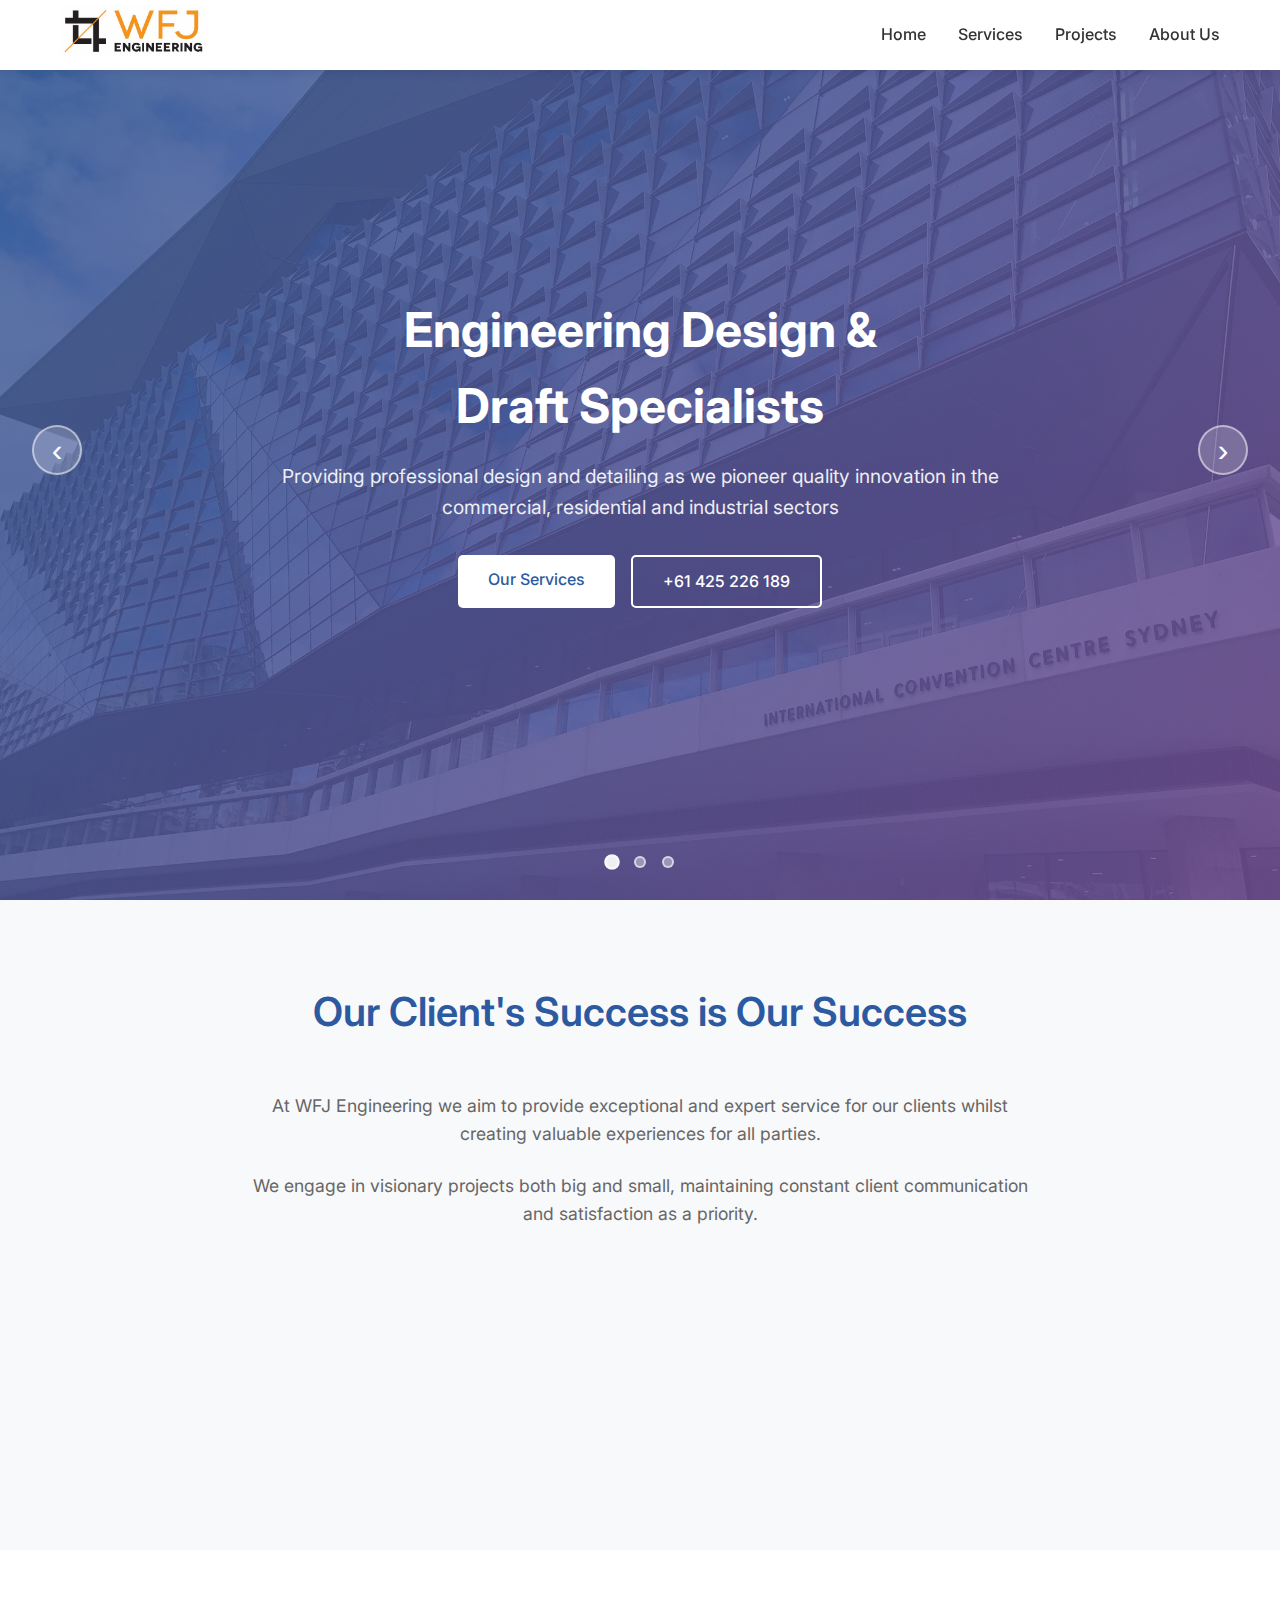
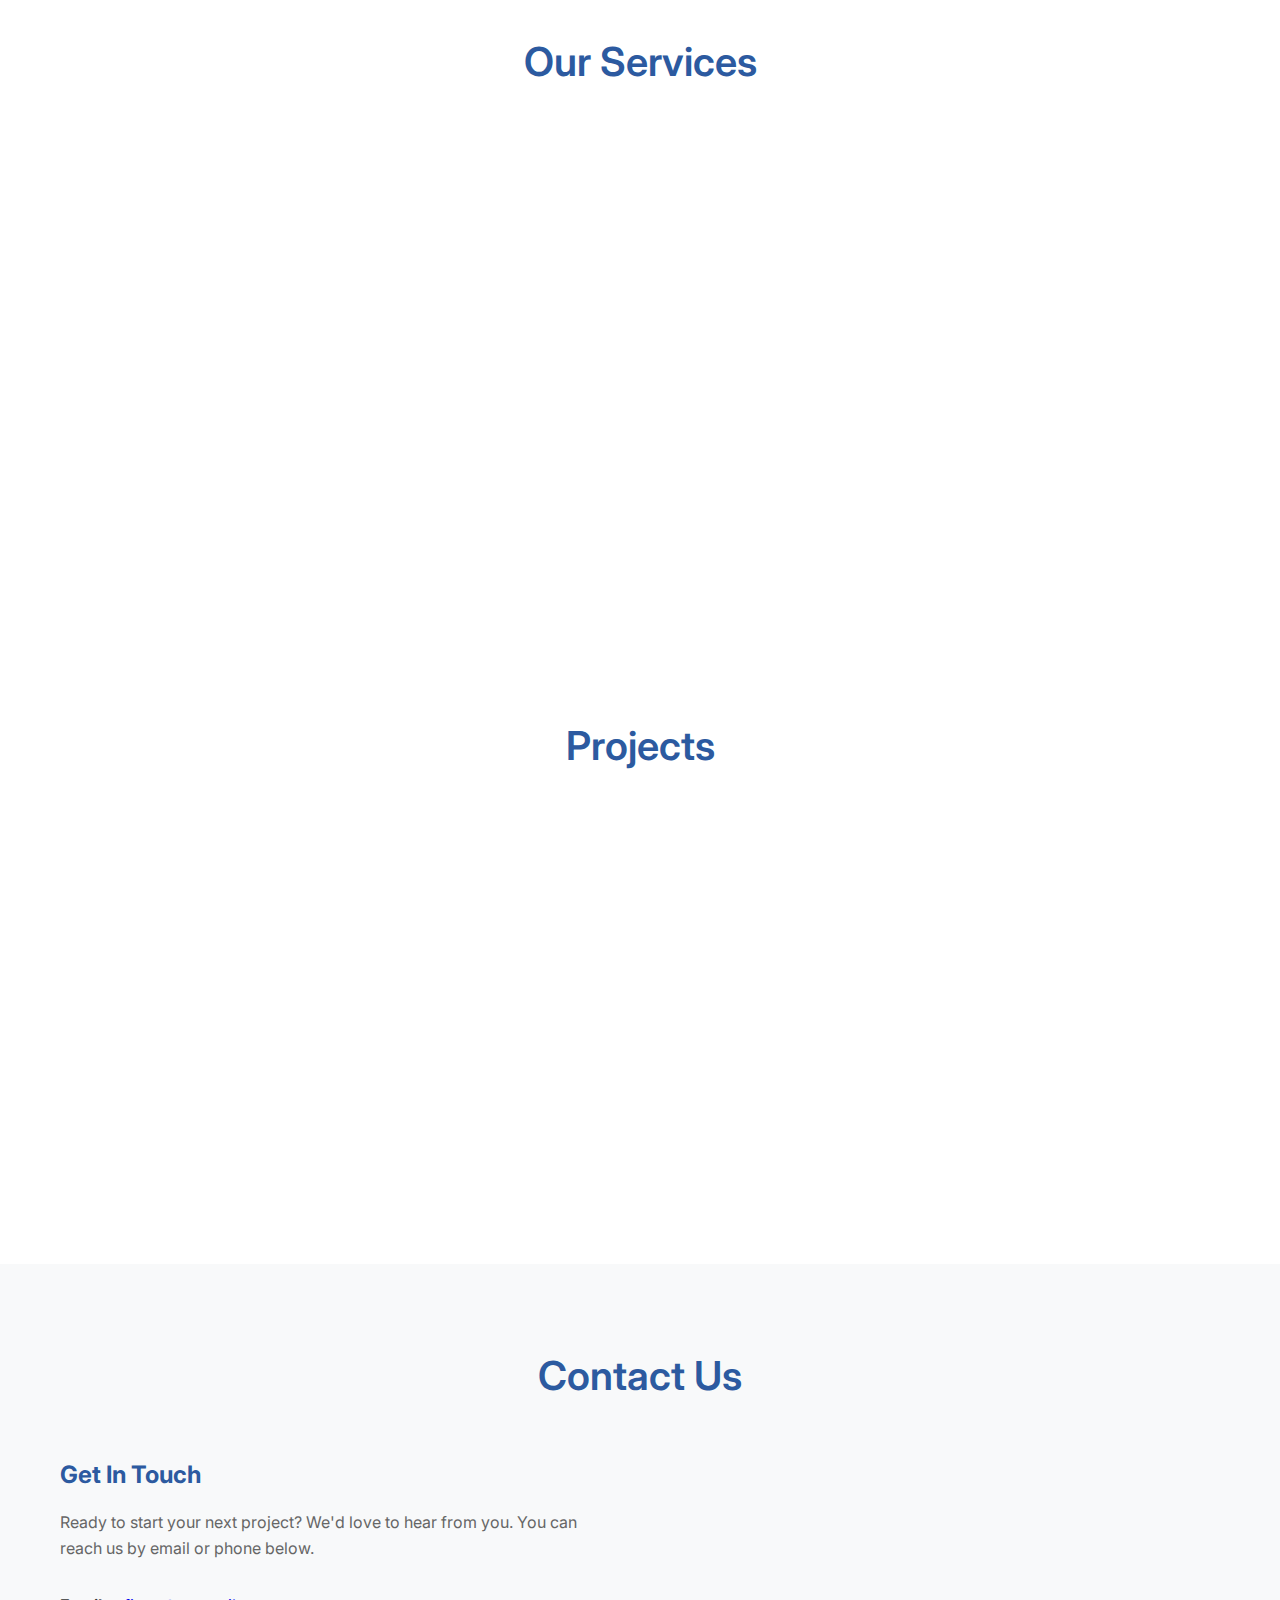
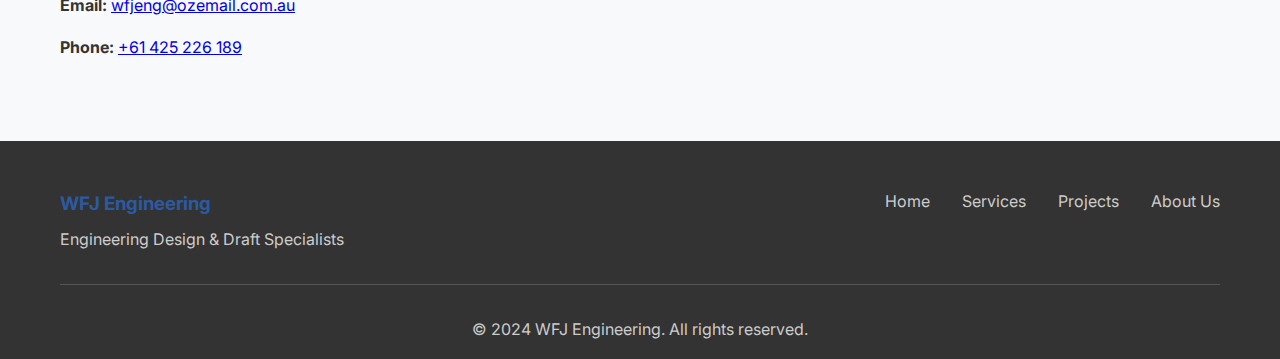
<file: index.html>
<!DOCTYPE html>
<html lang="en">
<head>
    <meta charset="UTF-8">
    <meta name="viewport" content="width=device-width, initial-scale=1.0">
    <meta name="description" content="WFJ Engineering - Engineering Design & Draft Specialists">
    <title>WFJ Engineering - Design & Drafting Services</title>
    <link rel="stylesheet" href="src/styles.css">
    <link href="https://fonts.googleapis.com/css2?family=Inter:wght@300;400;500;600;700&display=swap" rel="stylesheet">
</head>
<body>
    <!-- Header -->
    <header class="header">
        <nav class="nav">
            <div class="nav-container">
                <div class="nav-brand">
                    <img src="images/logo.jpg" alt="WFJ Engineering" style="height: 50px; width: auto;">
                </div>
                <ul class="nav-menu">
                    <li class="nav-item">
                        <a href="index.html" class="nav-link">Home</a>
                    </li>
                    <li class="nav-item">
                        <a href="services.html" class="nav-link">Services</a>
                    </li>
                    <li class="nav-item">
                        <a href="projects.html" class="nav-link">Projects</a>
                    </li>
                    <li class="nav-item">
                        <a href="about.html" class="nav-link">About Us</a>
                    </li>
                </ul>
                <div class="nav-toggle">
                    <span class="bar"></span>
                    <span class="bar"></span>
                    <span class="bar"></span>
                </div>
            </div>
        </nav>
    </header>

    <!-- Main Content -->
    <main>
        <!-- Hero Section -->
        <section id="home" class="hero">
            <div class="hero-slideshow">
                <!-- Slide 1 -->
                <div class="hero-slide active">
                    <div class="hero-bg">
                        <img src="images/convention.jpg" alt="Engineering Design" class="hero-bg-image">
                    </div>
                    <div class="hero-content">
                        <h1 class="hero-title">Engineering Design &<br>Draft Specialists</h1>
                        <p class="hero-description">Providing professional design and detailing as we pioneer quality innovation in the commercial, residential and industrial sectors</p>
                        <div class="hero-buttons">
                            <a href="services.html" class="btn btn-primary">Our Services</a>
                            <a href="tel:+61425226189" class="btn btn-secondary">+61 425 226 189</a>
                        </div>
                    </div>
                </div>
                
                <!-- Slide 2 -->
                <div class="hero-slide">
                    <div class="hero-bg">
                        <img src="images/steel.jpg" alt="Steel Structure Engineering" class="hero-bg-image">
                    </div>
                    <div class="hero-content">
                        <h1 class="hero-title">Structural Steel<br>Design Excellence</h1>
                        <p class="hero-description">Expert structural engineering and design services for commercial, residential and industrial steel structures</p>
                        <div class="hero-buttons">
                            <a href="services.html" class="btn btn-primary">Our Services</a>
                            <a href="tel:+61425226189" class="btn btn-secondary">+61 425 226 189</a>
                        </div>
                    </div>
                </div>
                
                <!-- Slide 3 -->
                <div class="hero-slide">
                    <div class="hero-bg">
                        <img src="images/meeting.jpg" alt="Engineering Consultation" class="hero-bg-image">
                    </div>
                    <div class="hero-content">
                        <h1 class="hero-title">Professional<br>Engineering Solutions</h1>
                        <p class="hero-description">Collaborative approach to deliver innovative engineering solutions tailored to your project needs</p>
                        <div class="hero-buttons">
                            <a href="services.html" class="btn btn-primary">Our Services</a>
                            <a href="tel:+61425226189" class="btn btn-secondary">+61 425 226 189</a>
                        </div>
                    </div>
                </div>
            </div>
            
            <!-- Navigation Arrows -->
            <button class="hero-arrow hero-arrow-left" aria-label="Previous slide">
                <span>&#8249;</span>
            </button>
            <button class="hero-arrow hero-arrow-right" aria-label="Next slide">
                <span>&#8250;</span>
            </button>
            
            <!-- Navigation Dots -->
            <div class="hero-dots">
                <button class="hero-dot active" aria-label="Go to slide 1"></button>
                <button class="hero-dot" aria-label="Go to slide 2"></button>
                <button class="hero-dot" aria-label="Go to slide 3"></button>
            </div>
        </section>

        <!-- About Section -->
        <section id="about" class="about">
            <div class="container">
                <h2 class="section-title">Our Client's Success is Our Success</h2>
                <div class="about-content">
                    <div class="about-text">
                        <p>At WFJ Engineering we aim to provide exceptional and expert service for our clients whilst creating valuable experiences for all parties.</p>
                        <p>We engage in visionary projects both big and small, maintaining constant client communication and satisfaction as a priority.</p>
                        <div class="about-features">
                            <div class="feature">
                                <h3>Client Focused</h3>
                                <p>Constant client communication and satisfaction as a priority.</p>
                            </div>
                            <div class="feature">
                                <h3>Professional</h3>
                                <p>We pride ourselves on professionalism and excellence every day.</p>
                            </div>
                        </div>
                    </div>
                </div>
            </div>
        </section>

        <!-- Services Section -->
        <section id="services" class="services">
            <div class="container">
                <h2 class="section-title">Our Services</h2>
                <div class="services-grid">
                    <div class="service-card">
                        <h3>Commercial Design</h3>
                        <p>Professional engineering design solutions for commercial projects of all scales.</p>
                    </div>
                    <div class="service-card">
                        <h3>Residential Projects</h3>
                        <p>Innovative design and drafting services for residential developments and custom homes.</p>
                    </div>
                    <div class="service-card">
                        <h3>Industrial Solutions</h3>
                        <p>Specialized engineering design for industrial facilities and infrastructure projects.</p>
                    </div>
                    <div class="service-card">
                        <h3>Draft & Detailing</h3>
                        <p>Comprehensive drafting and technical detailing services for construction projects.</p>
                    </div>
                </div>
            </div>
        </section>

        <!-- Projects Section -->
        <section id="projects" class="projects">
            <div class="container">
                <h2 class="section-title">Projects</h2>
                <div class="projects-content">
                    <div class="project-image">
                        <img src="images/steel.jpg" alt="Steel Structure Project" class="project-img">
                    </div>
                    <div class="project-info">
                        <h3>Engaging in Visionary Projects</h3>
                        <p>Big and Small</p>
                        <p>We take on projects of all sizes, from small residential modifications to large commercial and industrial developments. Our expertise spans across multiple sectors, ensuring quality innovation in every project we undertake.</p>
                    </div>
                </div>
            </div>
        </section>

        <!-- Contact Section -->
        <section id="contact" class="contact">
            <div class="container">
                <h2 class="section-title">Contact Us</h2>
                <div class="contact-content">
                        <div class="contact-info">
                            <h3>Get In Touch</h3>
                            <p>Ready to start your next project? We'd love to hear from you. You can reach us by email or phone below.</p>
                            <div class="contact-details">
                                <div class="contact-item">
                                    <strong>Email:</strong> <a href="mailto:wfjeng@ozemail.com.au">wfjeng@ozemail.com.au</a>
                                </div>
                                <div class="contact-item">
                                    <strong>Phone:</strong> <a href="tel:+61425226189">+61 425 226 189</a>
                                </div>
                            </div>
                        </div>
                </div>
            </div>
        </section>
    </main>

    <!-- Footer -->
    <footer class="footer">
        <div class="container">
            <div class="footer-content">
                <div class="footer-brand">
                    <h3>WFJ Engineering</h3>
                    <p>Engineering Design & Draft Specialists</p>
                </div>
                <div class="footer-links">
                    <a href="index.html">Home</a>
                    <a href="services.html">Services</a>
                    <a href="projects.html">Projects</a>
                    <a href="about.html">About Us</a>
                </div>
            </div>
            <div class="footer-bottom">
                <p>&copy; 2024 WFJ Engineering. All rights reserved.</p>
            </div>
        </div>
    </footer>

    <script src="src/script.js"></script>
</body>
</html>
</file>
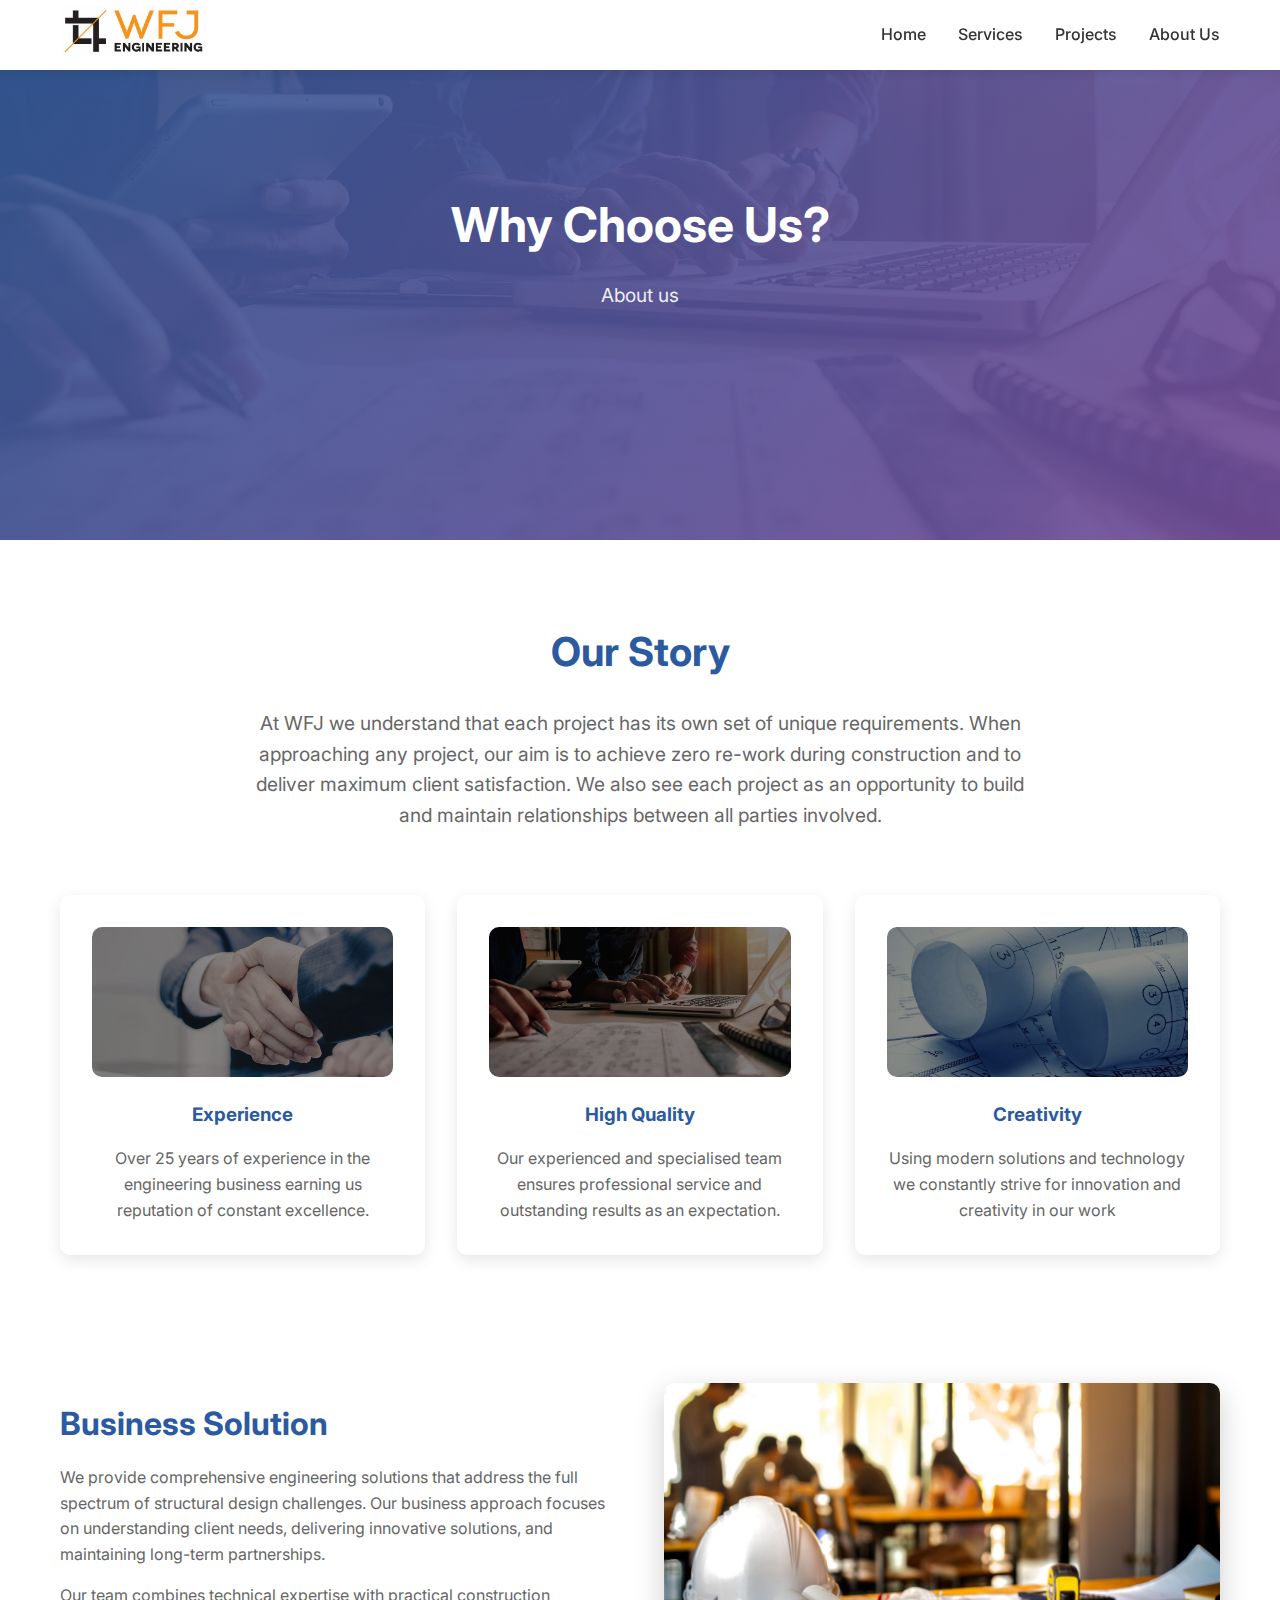
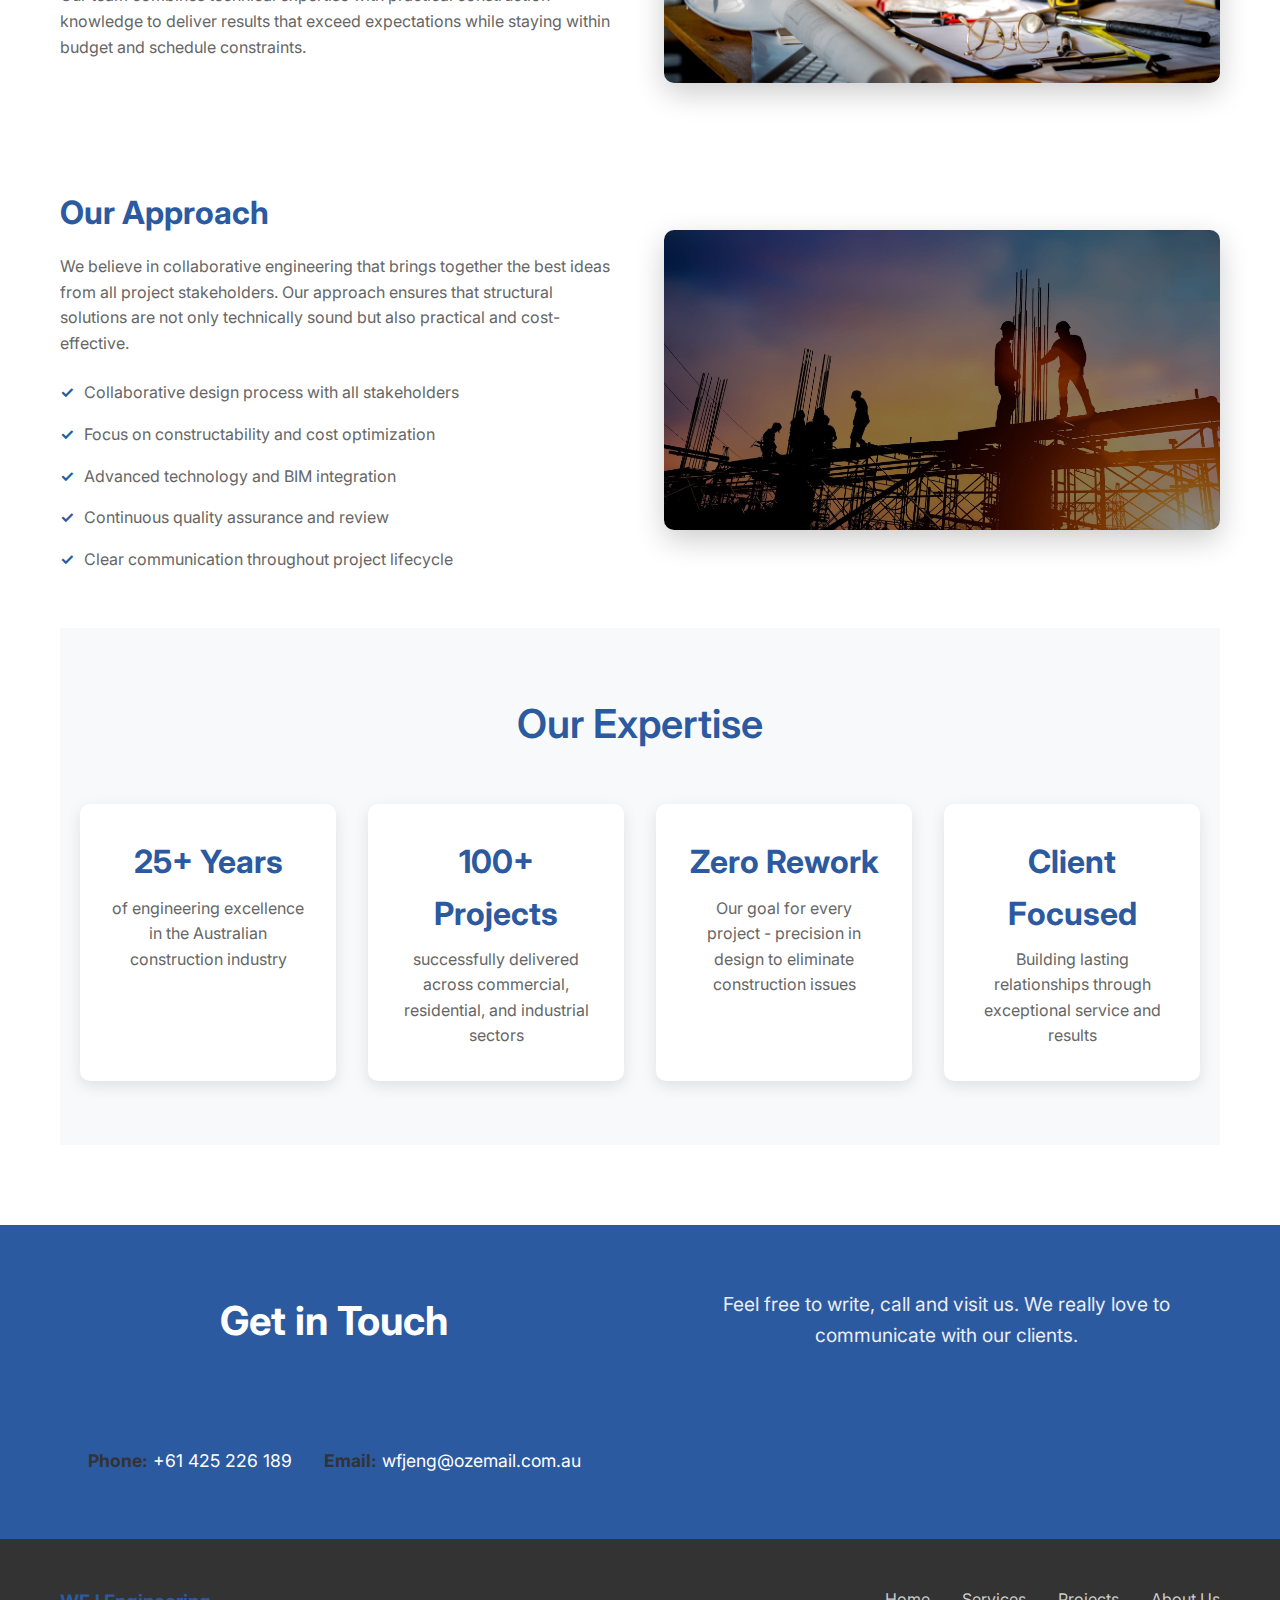
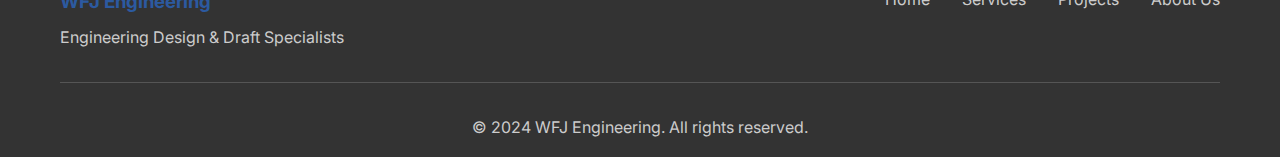
<file: about.html>
<!DOCTYPE html>
<html lang="en">
<head>
    <meta charset="UTF-8">
    <meta name="viewport" content="width=device-width, initial-scale=1.0">
    <meta name="description" content="About WFJ Engineering - Over 25 years of experience in engineering design and drafting">
    <title>About Us - WFJ Engineering</title>
    <link rel="stylesheet" href="src/styles.css">
    <link href="https://fonts.googleapis.com/css2?family=Inter:wght@300;400;500;600;700&display=swap" rel="stylesheet">
</head>
<body>
    <!-- Header -->
    <header class="header">
        <nav class="nav">
            <div class="nav-container">
                <div class="nav-brand">
                    <img src="images/logo.jpg" alt="WFJ Engineering" style="height: 50px; width: auto;">
                </div>
                <ul class="nav-menu">
                    <li class="nav-item">
                        <a href="index.html" class="nav-link">Home</a>
                    </li>
                    <li class="nav-item">
                        <a href="services.html" class="nav-link">Services</a>
                    </li>
                    <li class="nav-item">
                        <a href="projects.html" class="nav-link">Projects</a>
                    </li>
                    <li class="nav-item">
                        <a href="about.html" class="nav-link">About Us</a>
                    </li>
                </ul>
                <div class="nav-toggle">
                    <span class="bar"></span>
                    <span class="bar"></span>
                    <span class="bar"></span>
                </div>
            </div>
        </nav>
    </header>

    <!-- Main Content -->
    <main>
        <!-- Hero Section -->
        <section class="about-hero">
            <div class="hero-bg">
                <img src="images/working.jpg" alt="About WFJ Engineering" class="hero-bg-image">
            </div>
            <div class="hero-content">
                <h1 class="hero-title">Why Choose Us?</h1>
                <p class="hero-description">About us</p>
            </div>
        </section>

        <!-- About Main Content -->
        <section class="about-main">
            <div class="container">
                <div class="about-intro">
                    <h2>Our Story</h2>
                    <p class="intro-text">At WFJ we understand that each project has its own set of unique requirements. When approaching any project, our aim is to achieve zero re-work during construction and to deliver maximum client satisfaction. We also see each project as an opportunity to build and maintain relationships between all parties involved.</p>
                </div>

                <div class="about-values">
                    <div class="values-grid">
                        <div class="value-card">
                            <div class="value-icon">
                                <img src="images/handshake.jpg" alt="Experience" class="value-img">
                            </div>
                            <div class="value-content">
                                <h3>Experience</h3>
                                <p>Over 25 years of experience in the engineering business earning us reputation of constant excellence.</p>
                            </div>
                        </div>

                        <div class="value-card">
                            <div class="value-icon">
                                <img src="images/working.jpg" alt="High Quality" class="value-img">
                            </div>
                            <div class="value-content">
                                <h3>High Quality</h3>
                                <p>Our experienced and specialised team ensures professional service and outstanding results as an expectation.</p>
                            </div>
                        </div>

                        <div class="value-card">
                            <div class="value-icon">
                                <img src="images/drawings.jpg" alt="Creativity" class="value-img">
                            </div>
                            <div class="value-content">
                                <h3>Creativity</h3>
                                <p>Using modern solutions and technology we constantly strive for innovation and creativity in our work</p>
                            </div>
                        </div>
                    </div>
                </div>

                <!-- Business Solution Section -->
                <section class="business-solution">
                    <div class="solution-content">
                        <div class="solution-text">
                            <h2>Business Solution</h2>
                            <p>We provide comprehensive engineering solutions that address the full spectrum of structural design challenges. Our business approach focuses on understanding client needs, delivering innovative solutions, and maintaining long-term partnerships.</p>
                            <p>Our team combines technical expertise with practical construction knowledge to deliver results that exceed expectations while staying within budget and schedule constraints.</p>
                        </div>
                        <div class="solution-image">
                            <img src="images/meeting.jpg" alt="Business Solution" class="solution-img">
                        </div>
                    </div>
                </section>

                <!-- Team Approach Section -->
                <section class="team-approach">
                    <div class="approach-content">
                        <div class="approach-image">
                            <img src="images/silhouette.jpg" alt="Team Approach" class="approach-img">
                        </div>
                        <div class="approach-text">
                            <h2>Our Approach</h2>
                            <p>We believe in collaborative engineering that brings together the best ideas from all project stakeholders. Our approach ensures that structural solutions are not only technically sound but also practical and cost-effective.</p>
                            <ul class="approach-points">
                                <li>Collaborative design process with all stakeholders</li>
                                <li>Focus on constructability and cost optimization</li>
                                <li>Advanced technology and BIM integration</li>
                                <li>Continuous quality assurance and review</li>
                                <li>Clear communication throughout project lifecycle</li>
                            </ul>
                        </div>
                    </div>
                </section>

                <!-- Experience Highlights -->
                <section class="experience-highlights">
                    <div class="container">
                        <h2 class="section-title">Our Expertise</h2>
                        <div class="highlights-grid">
                            <div class="highlight-card">
                                <h3>25+ Years</h3>
                                <p>of engineering excellence in the Australian construction industry</p>
                            </div>
                            <div class="highlight-card">
                                <h3>100+ Projects</h3>
                                <p>successfully delivered across commercial, residential, and industrial sectors</p>
                            </div>
                            <div class="highlight-card">
                                <h3>Zero Rework</h3>
                                <p>Our goal for every project - precision in design to eliminate construction issues</p>
                            </div>
                            <div class="highlight-card">
                                <h3>Client Focused</h3>
                                <p>Building lasting relationships through exceptional service and results</p>
                            </div>
                        </div>
                    </div>
                </section>
            </div>
        </section>

        <!-- Contact Section -->
        <section class="about-contact">
            <div class="container">
                <div class="contact-content">
                    <h2>Get in Touch</h2>
                    <p>Feel free to write, call and visit us. We really love to communicate with our clients.</p>
                    <div class="contact-info">
                        <div class="contact-item">
                            <strong>Phone:</strong> <a href="tel:+61425226189">+61 425 226 189</a>
                        </div>
                        <div class="contact-item">
                            <strong>Email:</strong> <a href="mailto:wfjeng@ozemail.com.au">wfjeng@ozemail.com.au</a>
                        </div>
                    </div>
                </div>
            </div>
        </section>
    </main>

    <!-- Footer -->
    <footer class="footer">
        <div class="container">
            <div class="footer-content">
                <div class="footer-brand">
                    <h3>WFJ Engineering</h3>
                    <p>Engineering Design & Draft Specialists</p>
                </div>
                <div class="footer-links">
                    <a href="index.html">Home</a>
                    <a href="services.html">Services</a>
                    <a href="projects.html">Projects</a>
                    <a href="about.html">About Us</a>
                </div>
            </div>
            <div class="footer-bottom">
                <p>&copy; 2024 WFJ Engineering. All rights reserved.</p>
            </div>
        </div>
    </footer>

    <script src="src/script.js"></script>
</body>
</html>
</file>
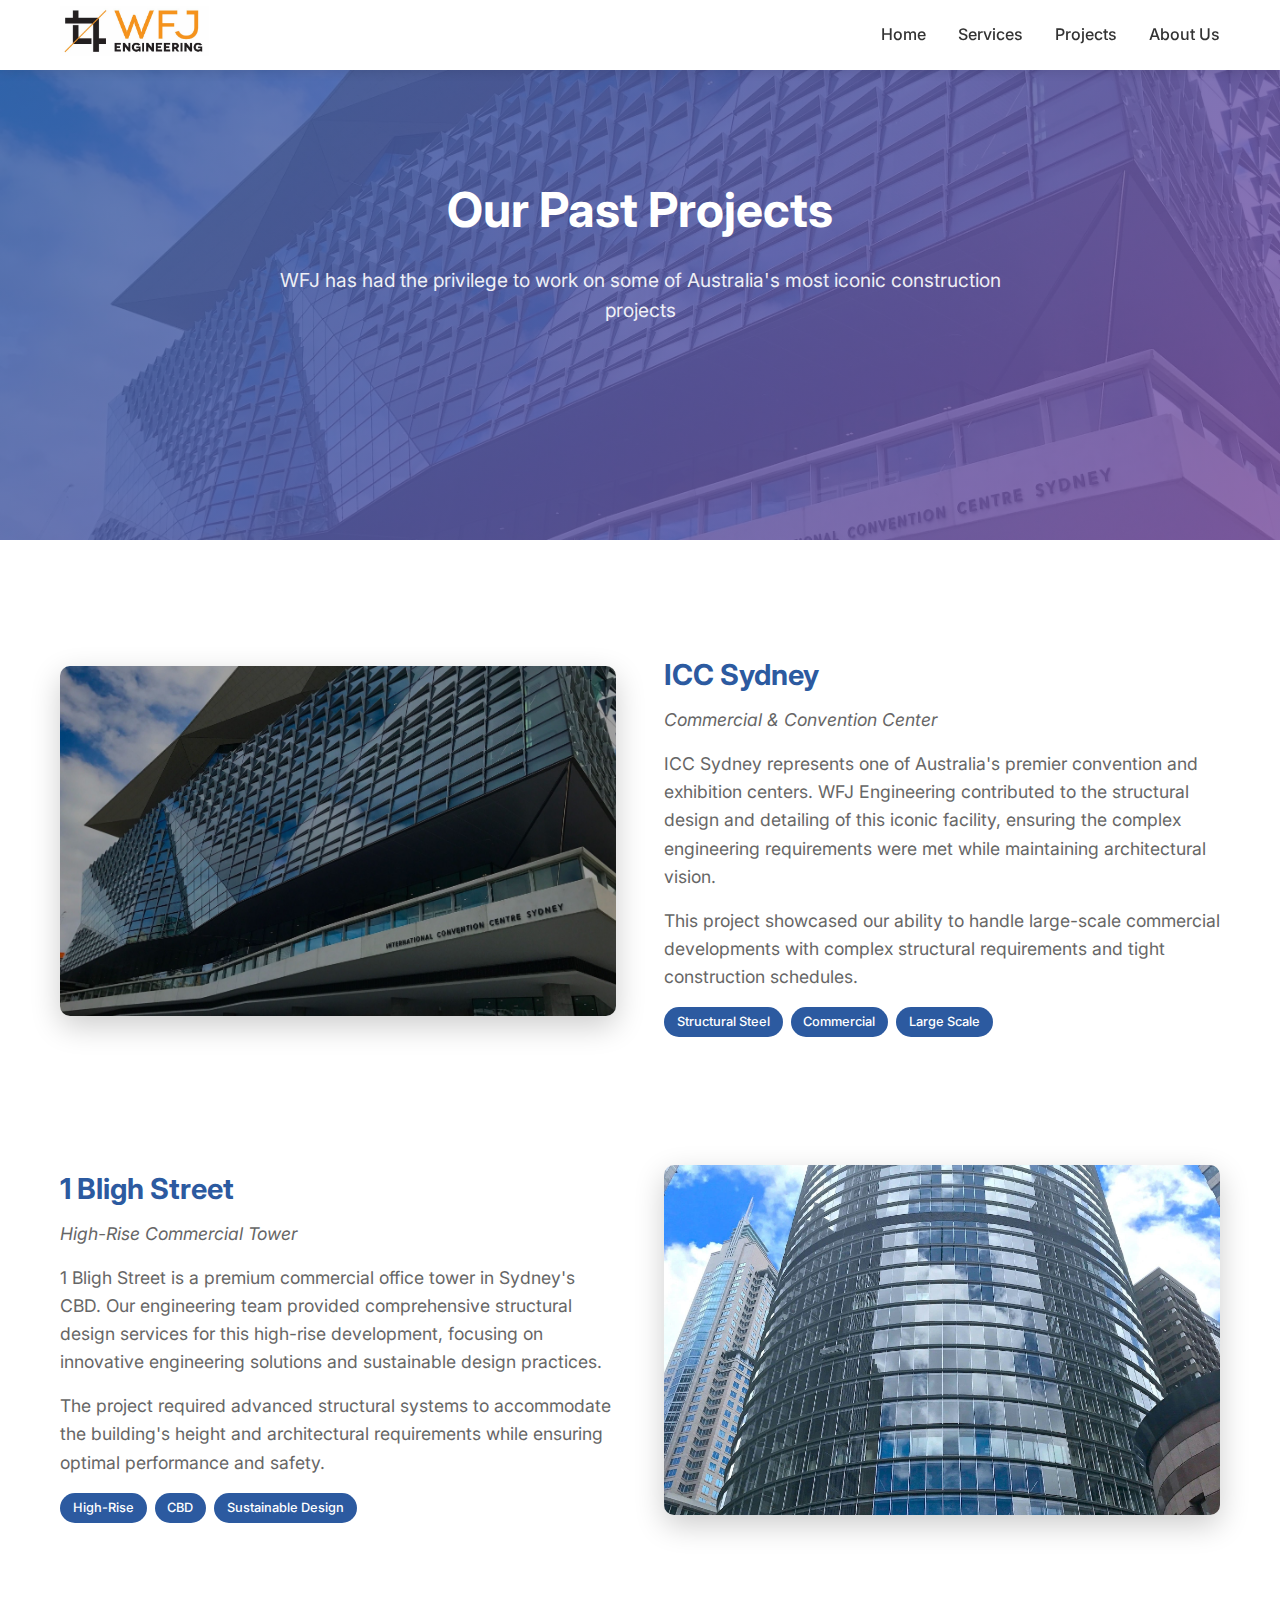
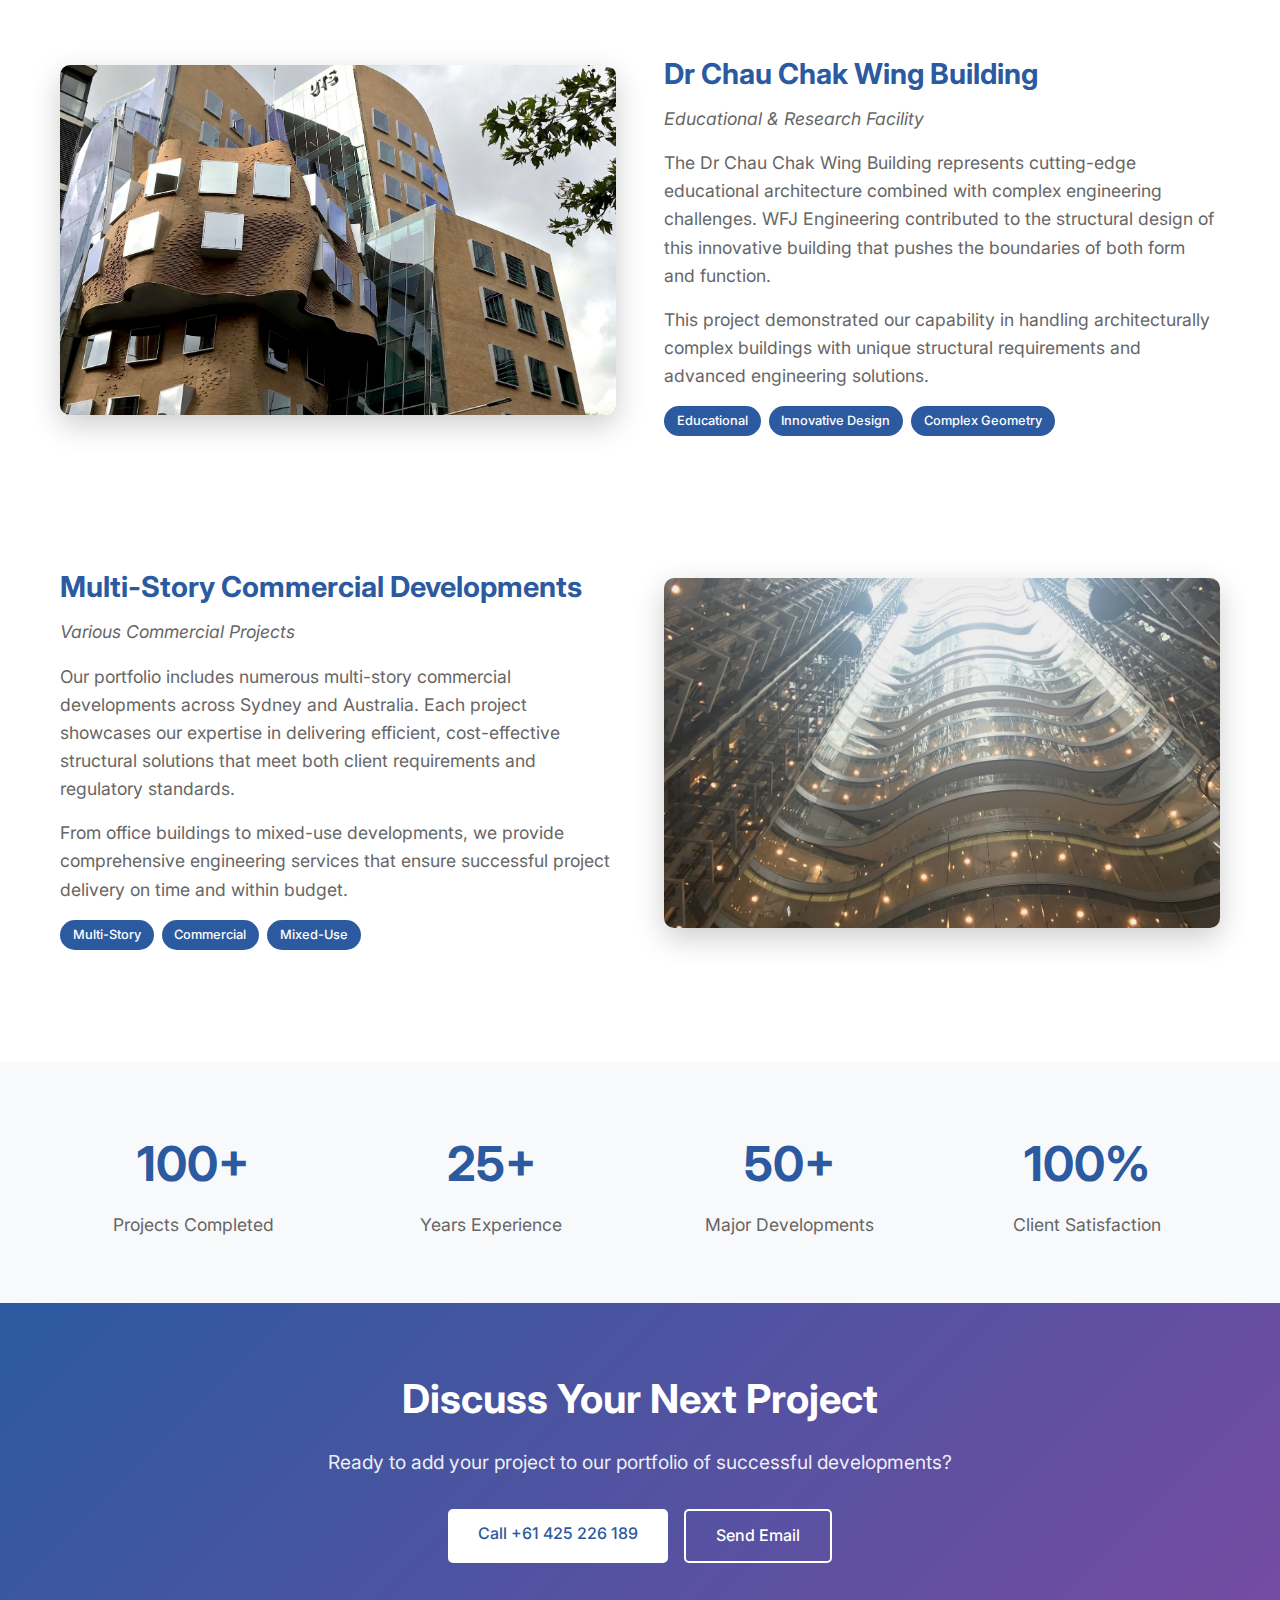
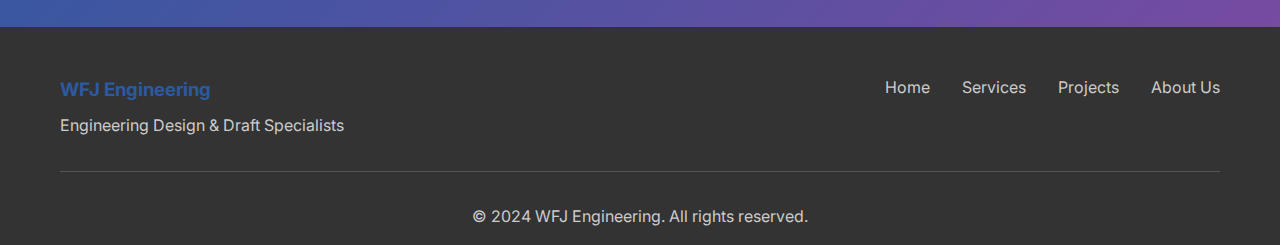
<file: projects.html>
<!DOCTYPE html>
<html lang="en">
<head>
    <meta charset="UTF-8">
    <meta name="viewport" content="width=device-width, initial-scale=1.0">
    <meta name="description" content="WFJ Engineering Projects - ICC Sydney, 1 Bligh Street, Dr Chau Chak Wing Building">
    <title>Our Projects - WFJ Engineering</title>
    <link rel="stylesheet" href="src/styles.css">
    <link href="https://fonts.googleapis.com/css2?family=Inter:wght@300;400;500;600;700&display=swap" rel="stylesheet">
</head>
<body>
    <!-- Header -->
    <header class="header">
        <nav class="nav">
            <div class="nav-container">
                <div class="nav-brand">
                    <img src="images/logo.jpg" alt="WFJ Engineering" style="height: 50px; width: auto;">
                </div>
                <ul class="nav-menu">
                    <li class="nav-item">
                        <a href="index.html" class="nav-link">Home</a>
                    </li>
                    <li class="nav-item">
                        <a href="services.html" class="nav-link">Services</a>
                    </li>
                    <li class="nav-item">
                        <a href="projects.html" class="nav-link">Projects</a>
                    </li>
                    <li class="nav-item">
                        <a href="about.html" class="nav-link">About Us</a>
                    </li>
                </ul>
                <div class="nav-toggle">
                    <span class="bar"></span>
                    <span class="bar"></span>
                    <span class="bar"></span>
                </div>
            </div>
        </nav>
    </header>

    <!-- Main Content -->
    <main>
        <!-- Hero Section -->
        <section class="projects-hero">
            <div class="hero-bg">
                <img src="images/convention2.jpg" alt="Our Projects" class="hero-bg-image">
            </div>
            <div class="hero-content">
                <h1 class="hero-title">Our Past Projects</h1>
                <p class="hero-description">WFJ has had the privilege to work on some of Australia's most iconic construction projects</p>
            </div>
        </section>

        <!-- Projects Grid Section -->
        <section class="projects-showcase">
            <div class="container">
                <div class="projects-grid-detailed">
                    <!-- ICC Sydney -->
                    <div class="project-card">
                        <div class="project-image">
                            <img src="images/convention.jpg" alt="ICC Sydney" class="project-img">
                        </div>
                        <div class="project-info">
                            <h3>ICC Sydney</h3>
                            <p class="project-type">Commercial & Convention Center</p>
                            <p>ICC Sydney represents one of Australia's premier convention and exhibition centers. WFJ Engineering contributed to the structural design and detailing of this iconic facility, ensuring the complex engineering requirements were met while maintaining architectural vision.</p>
                            <p>This project showcased our ability to handle large-scale commercial developments with complex structural requirements and tight construction schedules.</p>
                            <div class="project-tags">
                                <span class="tag">Structural Steel</span>
                                <span class="tag">Commercial</span>
                                <span class="tag">Large Scale</span>
                            </div>
                        </div>
                    </div>

                    <!-- 1 Bligh Street -->
                    <div class="project-card reverse">
                        <div class="project-image">
                            <img src="images/bligh.jpg" alt="1 Bligh Street" class="project-img">
                        </div>
                        <div class="project-info">
                            <h3>1 Bligh Street</h3>
                            <p class="project-type">High-Rise Commercial Tower</p>
                            <p>1 Bligh Street is a premium commercial office tower in Sydney's CBD. Our engineering team provided comprehensive structural design services for this high-rise development, focusing on innovative engineering solutions and sustainable design practices.</p>
                            <p>The project required advanced structural systems to accommodate the building's height and architectural requirements while ensuring optimal performance and safety.</p>
                            <div class="project-tags">
                                <span class="tag">High-Rise</span>
                                <span class="tag">CBD</span>
                                <span class="tag">Sustainable Design</span>
                            </div>
                        </div>
                    </div>

                    <!-- Dr Chau Chak Wing Building -->
                    <div class="project-card">
                        <div class="project-image">
                            <img src="images/chauchakwing.jpg" alt="Dr Chau Chak Wing Building" class="project-img">
                        </div>
                        <div class="project-info">
                            <h3>Dr Chau Chak Wing Building</h3>
                            <p class="project-type">Educational & Research Facility</p>
                            <p>The Dr Chau Chak Wing Building represents cutting-edge educational architecture combined with complex engineering challenges. WFJ Engineering contributed to the structural design of this innovative building that pushes the boundaries of both form and function.</p>
                            <p>This project demonstrated our capability in handling architecturally complex buildings with unique structural requirements and advanced engineering solutions.</p>
                            <div class="project-tags">
                                <span class="tag">Educational</span>
                                <span class="tag">Innovative Design</span>
                                <span class="tag">Complex Geometry</span>
                            </div>
                        </div>
                    </div>

                    <!-- Additional Project Showcase -->
                    <div class="project-card reverse">
                        <div class="project-image">
                            <img src="images/bligh3.jpg" alt="Commercial Development" class="project-img">
                        </div>
                        <div class="project-info">
                            <h3>Multi-Story Commercial Developments</h3>
                            <p class="project-type">Various Commercial Projects</p>
                            <p>Our portfolio includes numerous multi-story commercial developments across Sydney and Australia. Each project showcases our expertise in delivering efficient, cost-effective structural solutions that meet both client requirements and regulatory standards.</p>
                            <p>From office buildings to mixed-use developments, we provide comprehensive engineering services that ensure successful project delivery on time and within budget.</p>
                            <div class="project-tags">
                                <span class="tag">Multi-Story</span>
                                <span class="tag">Commercial</span>
                                <span class="tag">Mixed-Use</span>
                            </div>
                        </div>
                    </div>
                </div>
            </div>
        </section>

        <!-- Project Stats Section -->
        <section class="project-stats">
            <div class="container">
                <div class="stats-grid">
                    <div class="stat-item">
                        <h3>100+</h3>
                        <p>Projects Completed</p>
                    </div>
                    <div class="stat-item">
                        <h3>25+</h3>
                        <p>Years Experience</p>
                    </div>
                    <div class="stat-item">
                        <h3>50+</h3>
                        <p>Major Developments</p>
                    </div>
                    <div class="stat-item">
                        <h3>100%</h3>
                        <p>Client Satisfaction</p>
                    </div>
                </div>
            </div>
        </section>

        <!-- Contact CTA Section -->
        <section class="projects-cta">
            <div class="container">
                <div class="cta-content">
                    <h2>Discuss Your Next Project</h2>
                    <p>Ready to add your project to our portfolio of successful developments?</p>
                    <div class="cta-buttons">
                        <a href="tel:+61425226189" class="btn btn-primary">Call +61 425 226 189</a>
                        <a href="mailto:wfjeng@ozemail.com.au" class="btn btn-secondary">Send Email</a>
                    </div>
                </div>
            </div>
        </section>
    </main>

    <!-- Footer -->
    <footer class="footer">
        <div class="container">
            <div class="footer-content">
                <div class="footer-brand">
                    <h3>WFJ Engineering</h3>
                    <p>Engineering Design & Draft Specialists</p>
                </div>
                <div class="footer-links">
                    <a href="index.html">Home</a>
                    <a href="services.html">Services</a>
                    <a href="projects.html">Projects</a>
                    <a href="about.html">About Us</a>
                </div>
            </div>
            <div class="footer-bottom">
                <p>&copy; 2024 WFJ Engineering. All rights reserved.</p>
            </div>
        </div>
    </footer>

    <script src="src/script.js"></script>
</body>
</html>
</file>
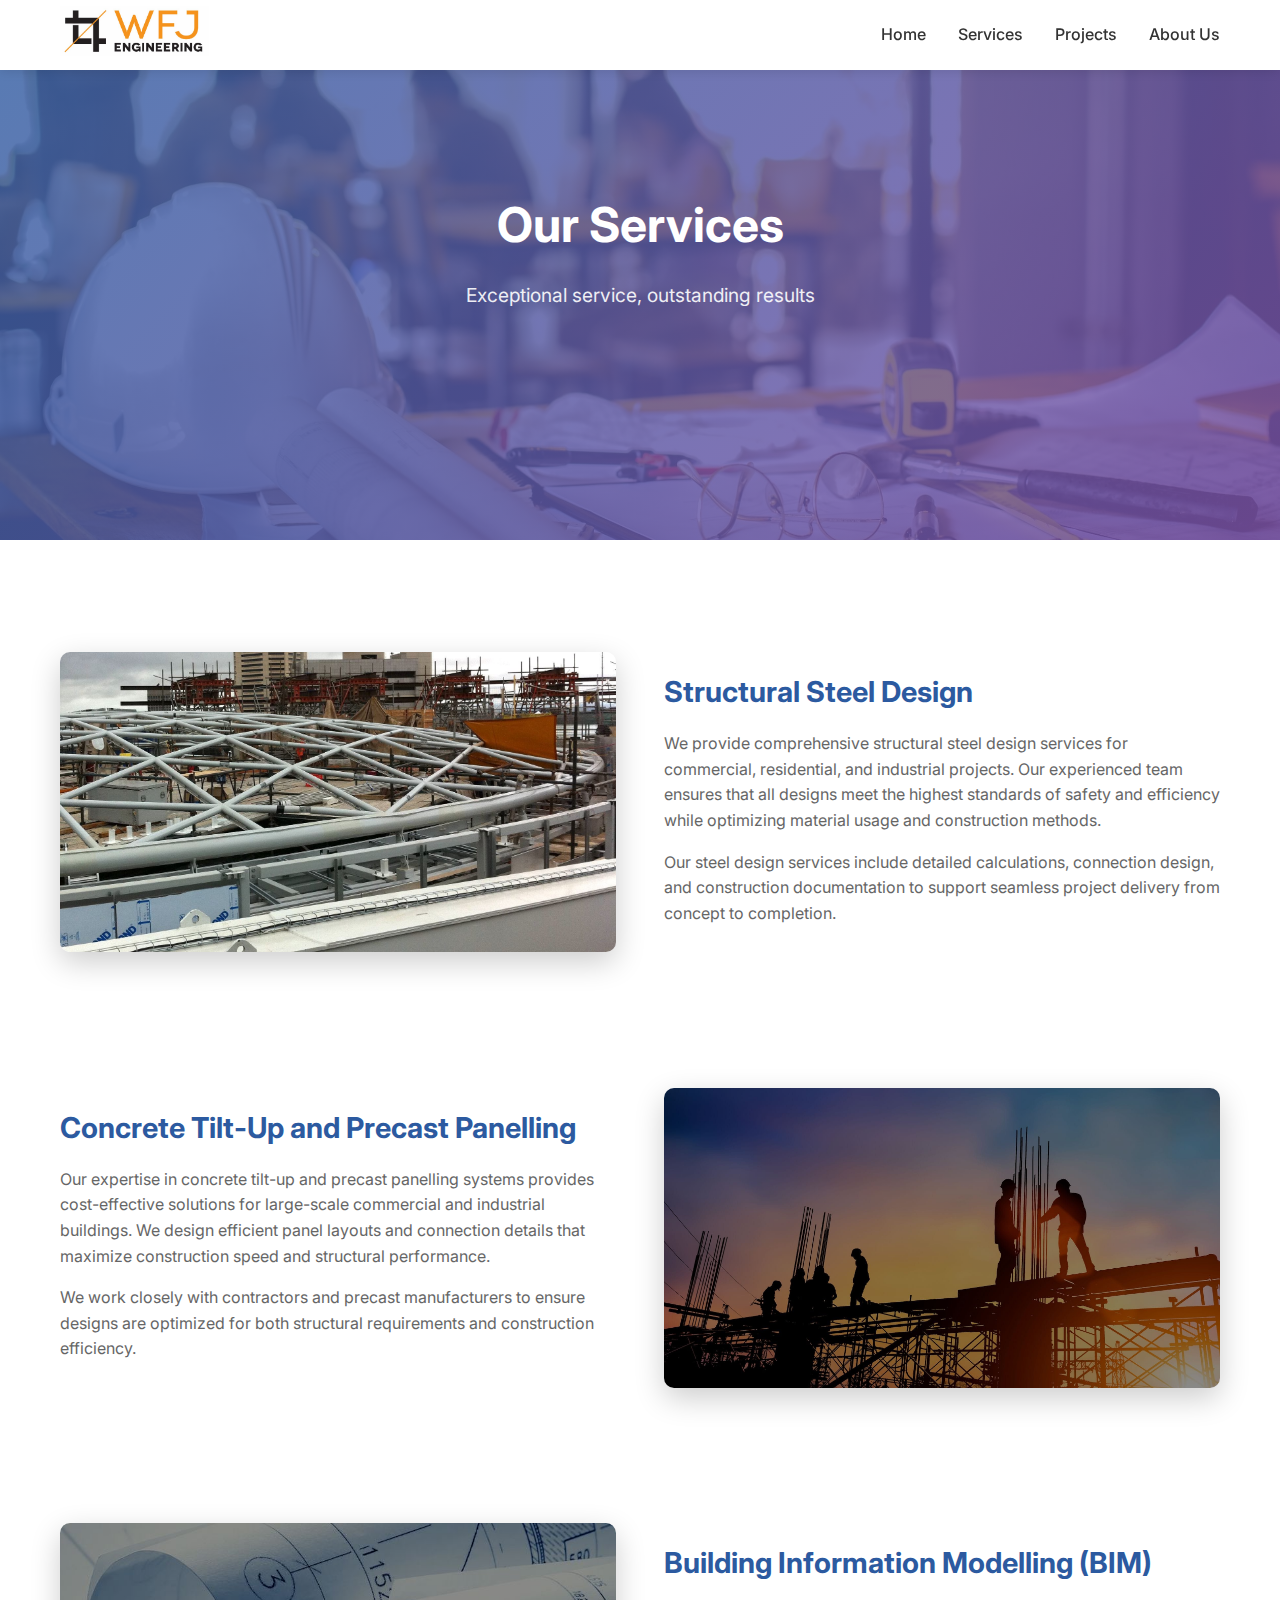
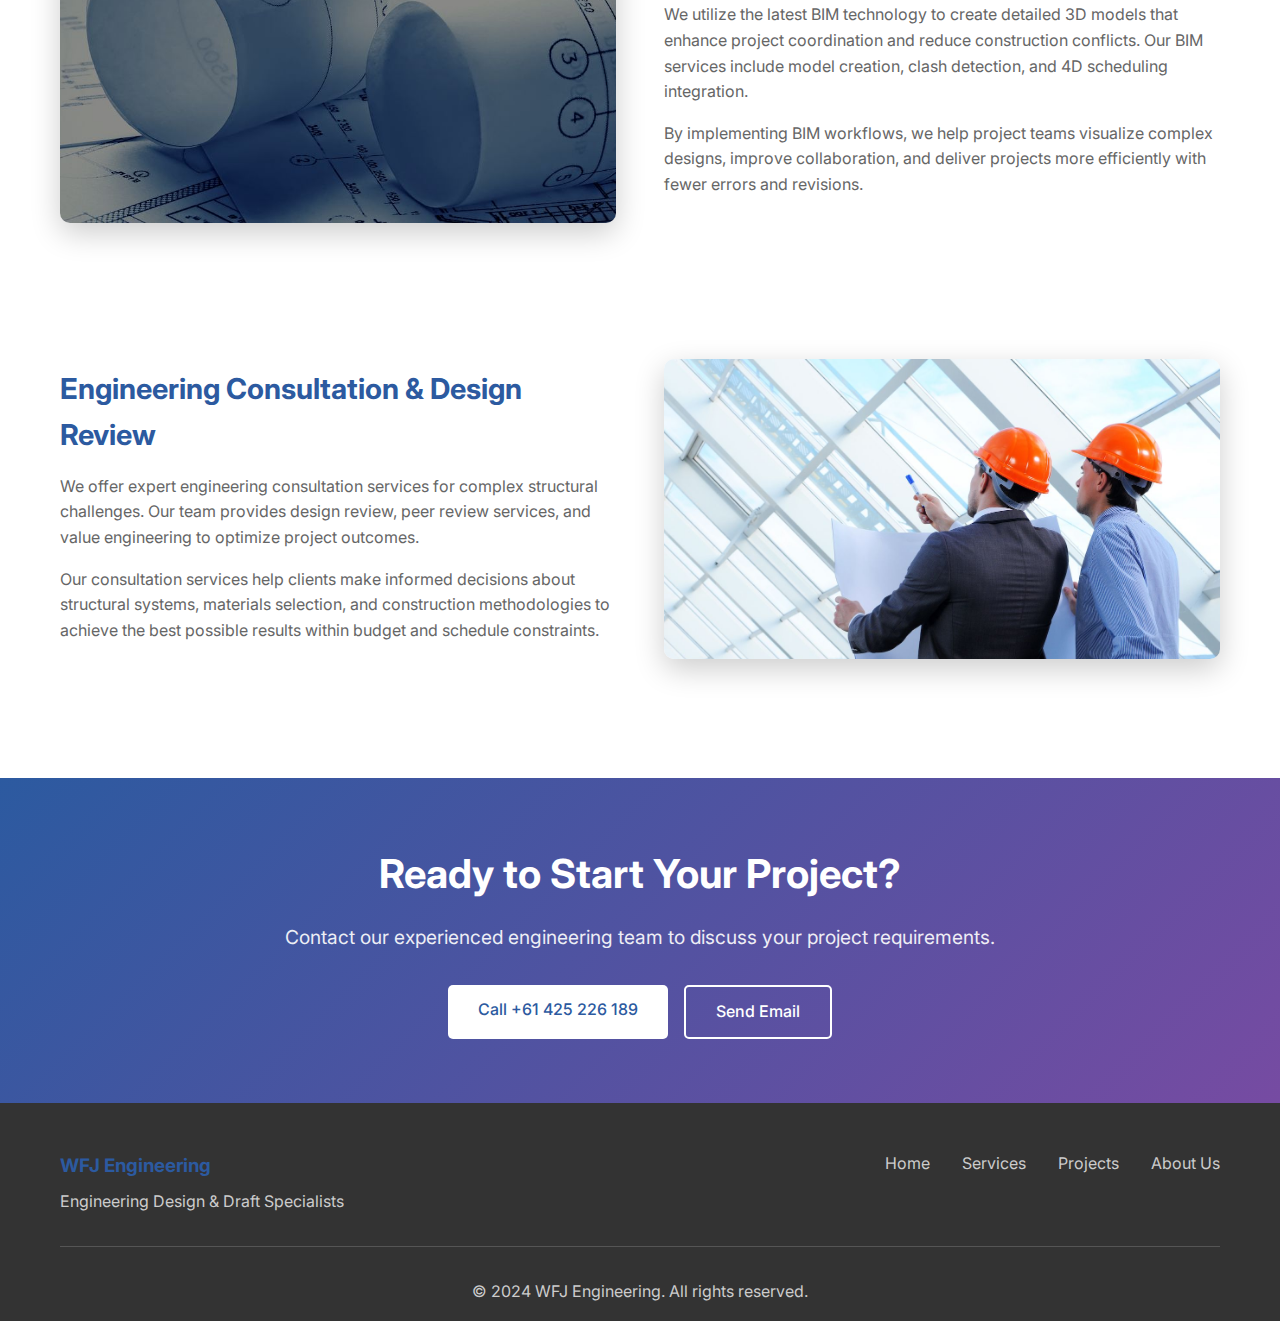
<file: services.html>
<!DOCTYPE html>
<html lang="en">
<head>
    <meta charset="UTF-8">
    <meta name="viewport" content="width=device-width, initial-scale=1.0">
    <meta name="description" content="WFJ Engineering Services - Structural Steel Design, Concrete Tilt-Up, Precast Panelling, and BIM">
    <title>Our Services - WFJ Engineering</title>
    <link rel="stylesheet" href="src/styles.css">
    <link href="https://fonts.googleapis.com/css2?family=Inter:wght@300;400;500;600;700&display=swap" rel="stylesheet">
</head>
<body>
    <!-- Header -->
    <header class="header">
        <nav class="nav">
            <div class="nav-container">
                <div class="nav-brand">
                    <img src="images/logo.jpg" alt="WFJ Engineering" style="height: 50px; width: auto;">
                </div>
                <ul class="nav-menu">
                    <li class="nav-item">
                        <a href="index.html" class="nav-link">Home</a>
                    </li>
                    <li class="nav-item">
                        <a href="services.html" class="nav-link">Services</a>
                    </li>
                    <li class="nav-item">
                        <a href="projects.html" class="nav-link">Projects</a>
                    </li>
                    <li class="nav-item">
                        <a href="about.html" class="nav-link">About Us</a>
                    </li>
                </ul>
                <div class="nav-toggle">
                    <span class="bar"></span>
                    <span class="bar"></span>
                    <span class="bar"></span>
                </div>
            </div>
        </nav>
    </header>

    <!-- Main Content -->
    <main>
        <!-- Hero Section -->
        <section class="services-hero">
            <div class="hero-bg">
                <img src="images/meeting.jpg" alt="Engineering Services" class="hero-bg-image">
            </div>
            <div class="hero-content">
                <h1 class="hero-title">Our Services</h1>
                <p class="hero-description">Exceptional service, outstanding results</p>
            </div>
        </section>

        <!-- Services Details Section -->
        <section class="services-detail">
            <div class="container">
                <div class="services-grid-detailed">
                    <!-- Structural Steel Design -->
                    <div class="service-detail-card">
                        <div class="service-image">
                            <img src="images/steel.jpg" alt="Structural Steel Design" class="service-img">
                        </div>
                        <div class="service-content">
                            <h3>Structural Steel Design</h3>
                            <p>We provide comprehensive structural steel design services for commercial, residential, and industrial projects. Our experienced team ensures that all designs meet the highest standards of safety and efficiency while optimizing material usage and construction methods.</p>
                            <p>Our steel design services include detailed calculations, connection design, and construction documentation to support seamless project delivery from concept to completion.</p>
                        </div>
                    </div>

                    <!-- Concrete Tilt-Up and Precast Panelling -->
                    <div class="service-detail-card reverse">
                        <div class="service-image">
                            <img src="images/silhouette.jpg" alt="Concrete Tilt-Up and Precast" class="service-img">
                        </div>
                        <div class="service-content">
                            <h3>Concrete Tilt-Up and Precast Panelling</h3>
                            <p>Our expertise in concrete tilt-up and precast panelling systems provides cost-effective solutions for large-scale commercial and industrial buildings. We design efficient panel layouts and connection details that maximize construction speed and structural performance.</p>
                            <p>We work closely with contractors and precast manufacturers to ensure designs are optimized for both structural requirements and construction efficiency.</p>
                        </div>
                    </div>

                    <!-- Building Information Modelling -->
                    <div class="service-detail-card">
                        <div class="service-image">
                            <img src="images/drawings.jpg" alt="Building Information Modelling" class="service-img">
                        </div>
                        <div class="service-content">
                            <h3>Building Information Modelling (BIM)</h3>
                            <p>We utilize the latest BIM technology to create detailed 3D models that enhance project coordination and reduce construction conflicts. Our BIM services include model creation, clash detection, and 4D scheduling integration.</p>
                            <p>By implementing BIM workflows, we help project teams visualize complex designs, improve collaboration, and deliver projects more efficiently with fewer errors and revisions.</p>
                        </div>
                    </div>

                    <!-- Additional Services -->
                    <div class="service-detail-card reverse">
                        <div class="service-image">
                            <img src="images/pointing.jpg" alt="Engineering Consultation" class="service-img">
                        </div>
                        <div class="service-content">
                            <h3>Engineering Consultation & Design Review</h3>
                            <p>We offer expert engineering consultation services for complex structural challenges. Our team provides design review, peer review services, and value engineering to optimize project outcomes.</p>
                            <p>Our consultation services help clients make informed decisions about structural systems, materials selection, and construction methodologies to achieve the best possible results within budget and schedule constraints.</p>
                        </div>
                    </div>
                </div>
            </div>
        </section>

        <!-- Contact CTA Section -->
        <section class="services-cta">
            <div class="container">
                <div class="cta-content">
                    <h2>Ready to Start Your Project?</h2>
                    <p>Contact our experienced engineering team to discuss your project requirements.</p>
                    <div class="cta-buttons">
                        <a href="tel:+61425226189" class="btn btn-primary">Call +61 425 226 189</a>
                        <a href="mailto:wfjeng@ozemail.com.au" class="btn btn-secondary">Send Email</a>
                    </div>
                </div>
            </div>
        </section>
    </main>

    <!-- Footer -->
    <footer class="footer">
        <div class="container">
            <div class="footer-content">
                <div class="footer-brand">
                    <h3>WFJ Engineering</h3>
                    <p>Engineering Design & Draft Specialists</p>
                </div>
                <div class="footer-links">
                    <a href="index.html">Home</a>
                    <a href="services.html">Services</a>
                    <a href="projects.html">Projects</a>
                    <a href="about.html">About Us</a>
                </div>
            </div>
            <div class="footer-bottom">
                <p>&copy; 2024 WFJ Engineering. All rights reserved.</p>
            </div>
        </div>
    </footer>

    <script src="src/script.js"></script>
</body>
</html>
</file>
<file: src/styles.css>
/* Reset and Base Styles */
* {
    margin: 0;
    padding: 0;
    box-sizing: border-box;
}

body {
    font-family: 'Inter', sans-serif;
    line-height: 1.6;
    color: #333;
}

.container {
    max-width: 1200px;
    margin: 0 auto;
    padding: 0 20px;
}

/* Header Styles */
.header {
    background: #fff;
    box-shadow: 0 2px 10px rgba(0,0,0,0.1);
    position: fixed;
    width: 100%;
    top: 0;
    z-index: 1000;
}

.nav-container {
    max-width: 1200px;
    margin: 0 auto;
    padding: 0 20px;
    display: flex;
    justify-content: space-between;
    align-items: center;
    height: 70px;
}

.nav-brand h1 {
    color: #2c5aa0;
    font-size: 1.5rem;
    font-weight: 600;
}

.nav-menu {
    display: flex;
    list-style: none;
    margin: 0;
    padding: 0;
}

.nav-item {
    margin-left: 2rem;
}

.nav-link {
    text-decoration: none;
    color: #333;
    font-weight: 500;
    transition: color 0.3s ease;
}

.nav-link:hover {
    color: #2c5aa0;
}

.nav-toggle {
    display: none;
    flex-direction: column;
    cursor: pointer;
}

.bar {
    width: 25px;
    height: 3px;
    background-color: #333;
    margin: 3px 0;
    transition: 0.3s;
}

/* Hero Section */
.hero {
    position: relative;
    color: white;
    min-height: 100vh;
    display: flex;
    align-items: center;
    justify-content: center;
    text-align: center;
    padding-top: 70px;
    overflow: hidden;
}

.hero-slideshow {
    position: absolute;
    top: 0;
    left: 0;
    width: 100%;
    height: 100%;
}

.hero-slide {
    position: absolute;
    top: 0;
    left: 0;
    width: 100%;
    height: 100%;
    display: flex;
    align-items: center;
    justify-content: center;
    opacity: 0;
    transition: opacity 0.6s ease, transform 0.6s ease;
}

.hero-slide.active {
    opacity: 1;
    transform: translateX(0);
    z-index: 2;
}

.hero-slide.slide-in-right {
    transform: translateX(100%);
}

.hero-slide.slide-in-left {
    transform: translateX(-100%);
}

.hero-slide.slide-out-left {
    transform: translateX(-100%);
    opacity: 0;
}

.hero-slide.slide-out-right {
    transform: translateX(100%);
    opacity: 0;
}

.hero-bg {
    position: absolute;
    top: 0;
    left: 0;
    width: 100%;
    height: 100%;
    z-index: -1;
}

.hero-bg-image {
    width: 100%;
    height: 100%;
    object-fit: cover;
    opacity: 0.8;
}

.hero-bg::before {
    content: '';
    position: absolute;
    top: 0;
    left: 0;
    width: 100%;
    height: 100%;
    background: linear-gradient(135deg, rgba(44, 90, 160, 0.7) 0%, rgba(118, 75, 162, 0.7) 100%);
    z-index: 1;
}

.hero-content {
    max-width: 800px;
    padding: 2rem;
    position: relative;
    z-index: 2;
}

.hero-title {
    font-size: 3rem;
    margin-bottom: 1rem;
    font-weight: 700;
}

.hero-description {
    font-size: 1.2rem;
    margin-bottom: 2rem;
    opacity: 0.9;
}

.hero-buttons {
    display: flex;
    gap: 1rem;
    justify-content: center;
    flex-wrap: wrap;
}

/* Hero Navigation Arrows */
.hero-arrow {
    position: absolute;
    top: 50%;
    transform: translateY(-50%);
    background: rgba(255, 255, 255, 0.2);
    border: 2px solid rgba(255, 255, 255, 0.5);
    color: white;
    font-size: 2rem;
    width: 50px;
    height: 50px;
    border-radius: 50%;
    cursor: pointer;
    z-index: 10;
    transition: background 0.3s ease, transform 0.3s ease;
    display: flex;
    align-items: center;
    justify-content: center;
}

.hero-arrow:hover {
    background: rgba(255, 255, 255, 0.4);
    transform: translateY(-50%) scale(1.1);
}

.hero-arrow-left {
    left: 2rem;
}

.hero-arrow-right {
    right: 2rem;
}

.hero-arrow span {
    display: block;
    line-height: 1;
}

/* Hero Navigation Dots */
.hero-dots {
    position: absolute;
    bottom: 2rem;
    left: 50%;
    transform: translateX(-50%);
    display: flex;
    gap: 1rem;
    z-index: 10;
}

.hero-dot {
    width: 12px;
    height: 12px;
    border-radius: 50%;
    background: rgba(255, 255, 255, 0.4);
    border: 2px solid rgba(255, 255, 255, 0.6);
    cursor: pointer;
    transition: background 0.3s ease, transform 0.3s ease;
}

.hero-dot:hover {
    background: rgba(255, 255, 255, 0.6);
    transform: scale(1.2);
}

.hero-dot.active {
    background: rgba(255, 255, 255, 0.9);
    transform: scale(1.3);
}

/* Button Styles */
.btn {
    display: inline-block;
    padding: 12px 30px;
    text-decoration: none;
    border-radius: 5px;
    font-weight: 500;
    transition: all 0.3s ease;
    cursor: pointer;
    border: none;
    font-size: 1rem;
}

.btn-primary {
    background: #fff;
    color: #2c5aa0;
}

.btn-primary:hover {
    background: #f8f9fa;
    transform: translateY(-2px);
}

.btn-secondary {
    background: transparent;
    color: #fff;
    border: 2px solid #fff;
}

.btn-secondary:hover {
    background: #fff;
    color: #2c5aa0;
}

/* Section Styles */
section {
    padding: 5rem 0;
}

.section-title {
    text-align: center;
    font-size: 2.5rem;
    margin-bottom: 3rem;
    color: #2c5aa0;
    font-weight: 600;
}

/* About Section */
.about {
    background: #f8f9fa;
}

.about-text {
    max-width: 800px;
    margin: 0 auto;
    text-align: center;
}

.about-text p {
    font-size: 1.1rem;
    margin-bottom: 1.5rem;
    color: #666;
}

.about-features {
    display: grid;
    grid-template-columns: 1fr 1fr;
    gap: 2rem;
    margin-top: 3rem;
}

.feature {
    text-align: center;
    padding: 2rem;
    background: #fff;
    border-radius: 10px;
    box-shadow: 0 5px 15px rgba(0,0,0,0.1);
}

.feature h3 {
    color: #2c5aa0;
    margin-bottom: 1rem;
    font-size: 1.3rem;
}

.feature p {
    color: #666;
    line-height: 1.6;
}

/* Projects Section */
.projects {
    padding: 5rem 0;
}

.projects-content {
    display: grid;
    grid-template-columns: 1fr 1fr;
    gap: 4rem;
    align-items: center;
}

.project-img {
    width: 100%;
    height: 400px;
    object-fit: cover;
    border-radius: 10px;
    box-shadow: 0 10px 30px rgba(0,0,0,0.2);
}

.project-info h3 {
    color: #2c5aa0;
    font-size: 2rem;
    margin-bottom: 0.5rem;
}

.project-info p {
    font-size: 1.1rem;
    color: #666;
    margin-bottom: 1rem;
    line-height: 1.6;
}

/* Services Section */
.services-grid {
    display: grid;
    grid-template-columns: repeat(auto-fit, minmax(280px, 1fr));
    gap: 2rem;
    margin-top: 3rem;
}

.service-card {
    background: #fff;
    padding: 2rem;
    border-radius: 10px;
    box-shadow: 0 5px 15px rgba(0,0,0,0.1);
    text-align: center;
    transition: transform 0.3s ease;
}

.service-card:hover {
    transform: translateY(-5px);
}

.service-card h3 {
    color: #2c5aa0;
    margin-bottom: 1rem;
    font-size: 1.3rem;
}

.service-card p {
    color: #666;
    line-height: 1.6;
}

/* Contact Section */
.contact {
    background: #f8f9fa;
}

.contact-content {
    display: grid;
    grid-template-columns: 1fr 1fr;
    gap: 4rem;
    align-items: start;
}

.contact-info h3 {
    color: #2c5aa0;
    margin-bottom: 1rem;
    font-size: 1.5rem;
}

.contact-info p {
    color: #666;
    margin-bottom: 2rem;
}

.contact-details {
    display: flex;
    flex-direction: column;
    gap: 1rem;
}

.contact-item {
    color: #666;
}

.contact-item strong {
    color: #333;
}

/* Form Styles */
.form-group {
    margin-bottom: 1.5rem;
}

.form-group label {
    display: block;
    margin-bottom: 0.5rem;
    color: #333;
    font-weight: 500;
}

.form-group input,
.form-group textarea {
    width: 100%;
    padding: 12px;
    border: 1px solid #ddd;
    border-radius: 5px;
    font-size: 1rem;
    font-family: inherit;
    transition: border-color 0.3s ease;
}

.form-group input:focus,
.form-group textarea:focus {
    outline: none;
    border-color: #2c5aa0;
}

/* Footer Styles */
.footer {
    background: #333;
    color: #fff;
    padding: 3rem 0 1rem;
}

.footer-content {
    display: grid;
    grid-template-columns: 1fr 1fr;
    gap: 2rem;
    margin-bottom: 2rem;
}

.footer-brand h3 {
    color: #2c5aa0;
    margin-bottom: 0.5rem;
}

.footer-brand p {
    color: #ccc;
}

.footer-links {
    display: flex;
    gap: 2rem;
    justify-content: flex-end;
}

.footer-links a {
    color: #ccc;
    text-decoration: none;
    transition: color 0.3s ease;
}

.footer-links a:hover {
    color: #fff;
}

.footer-bottom {
    text-align: center;
    padding-top: 2rem;
    border-top: 1px solid #555;
    color: #ccc;
}

/* Responsive Design */
@media screen and (max-width: 768px) {
    .nav-menu {
        position: fixed;
        left: -100%;
        top: 70px;
        flex-direction: column;
        background-color: #fff;
        width: 100%;
        text-align: center;
        transition: 0.3s;
        box-shadow: 0 10px 27px rgba(0,0,0,0.05);
        padding: 2rem 0;
    }

    .nav-menu.active {
        left: 0;
    }

    .nav-item {
        margin: 1rem 0;
    }

    .nav-toggle {
        display: flex;
    }

    .nav-toggle.active .bar:nth-child(2) {
        opacity: 0;
    }

    .nav-toggle.active .bar:nth-child(1) {
        transform: translateY(8px) rotate(45deg);
    }

    .nav-toggle.active .bar:nth-child(3) {
        transform: translateY(-8px) rotate(-45deg);
    }

    .hero-title {
        font-size: 2rem;
    }

    .hero-buttons {
        flex-direction: column;
        align-items: center;
    }

    .hero-arrow {
        width: 40px;
        height: 40px;
        font-size: 1.5rem;
    }

    .hero-arrow-left {
        left: 1rem;
    }

    .hero-arrow-right {
        right: 1rem;
    }

    .hero-dots {
        bottom: 1.5rem;
    }

    .contact-content {
        grid-template-columns: 1fr;
        gap: 2rem;
    }

    .footer-content {
        grid-template-columns: 1fr;
        text-align: center;
    }

    .footer-links {
        justify-content: center;
    }

    .services-grid {
        grid-template-columns: 1fr;
    }

    .about-features {
        grid-template-columns: 1fr;
        gap: 1rem;
    }

    .projects-content {
        grid-template-columns: 1fr;
        gap: 2rem;
        text-align: center;
    }

    .project-img {
        height: 300px;
    }
}

@media screen and (max-width: 480px) {
    .hero-title {
        font-size: 1.8rem;
    }

    .section-title {
        font-size: 2rem;
    }

    .container {
        padding: 0 15px;
    }
}

/* Additional Pages Styles */

/* Services Page */
.services-hero,
.projects-hero,
.about-hero {
    position: relative;
    color: white;
    min-height: 60vh;
    display: flex;
    align-items: center;
    justify-content: center;
    text-align: center;
    padding-top: 70px;
    overflow: hidden;
}

.services-hero .hero-bg,
.projects-hero .hero-bg,
.about-hero .hero-bg {
    position: absolute;
    top: 0;
    left: 0;
    width: 100%;
    height: 100%;
    z-index: -1;
}

.services-hero .hero-bg::before,
.projects-hero .hero-bg::before,
.about-hero .hero-bg::before {
    content: '';
    position: absolute;
    top: 0;
    left: 0;
    width: 100%;
    height: 100%;
    background: linear-gradient(135deg, rgba(44, 90, 160, 0.8) 0%, rgba(118, 75, 162, 0.8) 100%);
    z-index: 1;
}

.services-detail {
    padding: 5rem 0;
}

.services-grid-detailed {
    display: flex;
    flex-direction: column;
    gap: 4rem;
}

.service-detail-card {
    display: grid;
    grid-template-columns: 1fr 1fr;
    gap: 3rem;
    align-items: center;
    padding: 2rem 0;
}

.service-detail-card.reverse {
    direction: rtl;
}

.service-detail-card.reverse .service-content {
    direction: ltr;
}

.service-img {
    width: 100%;
    height: 300px;
    object-fit: cover;
    border-radius: 10px;
    box-shadow: 0 10px 30px rgba(0,0,0,0.2);
}

.service-content h3 {
    color: #2c5aa0;
    font-size: 1.8rem;
    margin-bottom: 1rem;
}

.service-content p {
    color: #666;
    line-height: 1.6;
    margin-bottom: 1rem;
}

/* Projects Page */
.projects-showcase {
    padding: 5rem 0;
}

.projects-grid-detailed {
    display: flex;
    flex-direction: column;
    gap: 4rem;
}

.project-card {
    display: grid;
    grid-template-columns: 1fr 1fr;
    gap: 3rem;
    align-items: center;
    padding: 2rem 0;
}

.project-card.reverse {
    direction: rtl;
}

.project-card.reverse .project-info {
    direction: ltr;
}

.project-img {
    width: 100%;
    height: 350px;
    object-fit: cover;
    border-radius: 10px;
    box-shadow: 0 10px 30px rgba(0,0,0,0.2);
}

.project-info h3 {
    color: #2c5aa0;
    font-size: 1.8rem;
    margin-bottom: 0.5rem;
}

.project-type {
    color: #999;
    font-style: italic;
    margin-bottom: 1rem;
    font-size: 0.9rem;
}

.project-info p {
    color: #666;
    line-height: 1.6;
    margin-bottom: 1rem;
}

.project-tags {
    display: flex;
    gap: 0.5rem;
    flex-wrap: wrap;
    margin-top: 1rem;
}

.tag {
    background: #2c5aa0;
    color: white;
    padding: 0.3rem 0.8rem;
    border-radius: 20px;
    font-size: 0.8rem;
    font-weight: 500;
}

/* Project Stats */
.project-stats {
    background: #f8f9fa;
    padding: 4rem 0;
}

.stats-grid {
    display: grid;
    grid-template-columns: repeat(auto-fit, minmax(200px, 1fr));
    gap: 2rem;
    text-align: center;
}

.stat-item h3 {
    font-size: 3rem;
    color: #2c5aa0;
    margin-bottom: 0.5rem;
}

.stat-item p {
    color: #666;
    font-size: 1.1rem;
}

/* About Page */
.about-main {
    padding: 5rem 0;
}

.about-intro {
    text-align: center;
    max-width: 800px;
    margin: 0 auto 4rem;
}

.about-intro h2 {
    color: #2c5aa0;
    font-size: 2.5rem;
    margin-bottom: 1.5rem;
}

.intro-text {
    font-size: 1.2rem;
    color: #666;
    line-height: 1.6;
}

.about-values {
    margin-bottom: 5rem;
}

.values-grid {
    display: grid;
    grid-template-columns: repeat(auto-fit, minmax(300px, 1fr));
    gap: 2rem;
}

.value-card {
    background: #fff;
    padding: 2rem;
    border-radius: 10px;
    box-shadow: 0 5px 15px rgba(0,0,0,0.1);
    text-align: center;
}

.value-img {
    width: 100%;
    height: 150px;
    object-fit: cover;
    border-radius: 10px;
    margin-bottom: 1rem;
}

.value-content h3 {
    color: #2c5aa0;
    margin-bottom: 1rem;
}

.value-content p {
    color: #666;
    line-height: 1.6;
}

/* Business Solution & Team Approach */
.business-solution,
.team-approach {
    padding: 3rem 0;
}

.solution-content,
.approach-content {
    display: grid;
    grid-template-columns: 1fr 1fr;
    gap: 3rem;
    align-items: center;
}

.approach-content {
    direction: rtl;
}

.approach-text {
    direction: ltr;
}

.solution-img,
.approach-img {
    width: 100%;
    height: 300px;
    object-fit: cover;
    border-radius: 10px;
    box-shadow: 0 10px 30px rgba(0,0,0,0.2);
}

.solution-text h2,
.approach-text h2 {
    color: #2c5aa0;
    margin-bottom: 1rem;
    font-size: 2rem;
}

.solution-text p,
.approach-text p {
    color: #666;
    line-height: 1.6;
    margin-bottom: 1rem;
}

.approach-points {
    list-style: none;
    padding: 0;
}

.approach-points li {
    color: #666;
    padding: 0.5rem 0;
    position: relative;
    padding-left: 1.5rem;
}

.approach-points li:before {
    content: '✓';
    color: #2c5aa0;
    font-weight: bold;
    position: absolute;
    left: 0;
}

/* Experience Highlights */
.experience-highlights {
    background: #f8f9fa;
    padding: 4rem 0;
}

.highlights-grid {
    display: grid;
    grid-template-columns: repeat(auto-fit, minmax(250px, 1fr));
    gap: 2rem;
}

.highlight-card {
    background: #fff;
    padding: 2rem;
    border-radius: 10px;
    box-shadow: 0 5px 15px rgba(0,0,0,0.1);
    text-align: center;
}

.highlight-card h3 {
    color: #2c5aa0;
    font-size: 2rem;
    margin-bottom: 0.5rem;
}

.highlight-card p {
    color: #666;
    line-height: 1.6;
}

/* CTA Sections */
.services-cta,
.projects-cta {
    background: linear-gradient(135deg, #2c5aa0 0%, #764ba2 100%);
    color: white;
    padding: 4rem 0;
    text-align: center;
}

.cta-content h2 {
    font-size: 2.5rem;
    margin-bottom: 1rem;
}

.cta-content p {
    font-size: 1.2rem;
    margin-bottom: 2rem;
    opacity: 0.9;
}

.cta-buttons {
    display: flex;
    gap: 1rem;
    justify-content: center;
    flex-wrap: wrap;
}

/* About Contact */
.about-contact {
    background: #2c5aa0;
    color: white;
    padding: 4rem 0;
    text-align: center;
}

.about-contact h2 {
    font-size: 2.5rem;
    margin-bottom: 1rem;
}

.about-contact p {
    font-size: 1.2rem;
    margin-bottom: 2rem;
    opacity: 0.9;
}

.about-contact .contact-info {
    display: flex;
    gap: 2rem;
    justify-content: center;
    flex-wrap: wrap;
}

.about-contact .contact-item {
    font-size: 1.1rem;
}

.about-contact .contact-item a {
    color: white;
    text-decoration: none;
}

.about-contact .contact-item a:hover {
    text-decoration: underline;
}

/* Responsive styles for additional pages */
@media screen and (max-width: 768px) {
    .service-detail-card,
    .project-card,
    .solution-content,
    .approach-content {
        grid-template-columns: 1fr;
        gap: 2rem;
    }

    .service-detail-card.reverse,
    .project-card.reverse,
    .approach-content {
        direction: ltr;
    }

    .service-img,
    .project-img,
    .solution-img,
    .approach-img {
        height: 250px;
    }

    .services-hero,
    .projects-hero,
    .about-hero {
        min-height: 50vh;
    }

    .stats-grid {
        grid-template-columns: repeat(2, 1fr);
    }

    .highlights-grid {
        grid-template-columns: 1fr;
    }

    .cta-buttons {
        flex-direction: column;
        align-items: center;
    }

    .about-contact .contact-info {
        flex-direction: column;
        gap: 1rem;
    }
}
</file>
